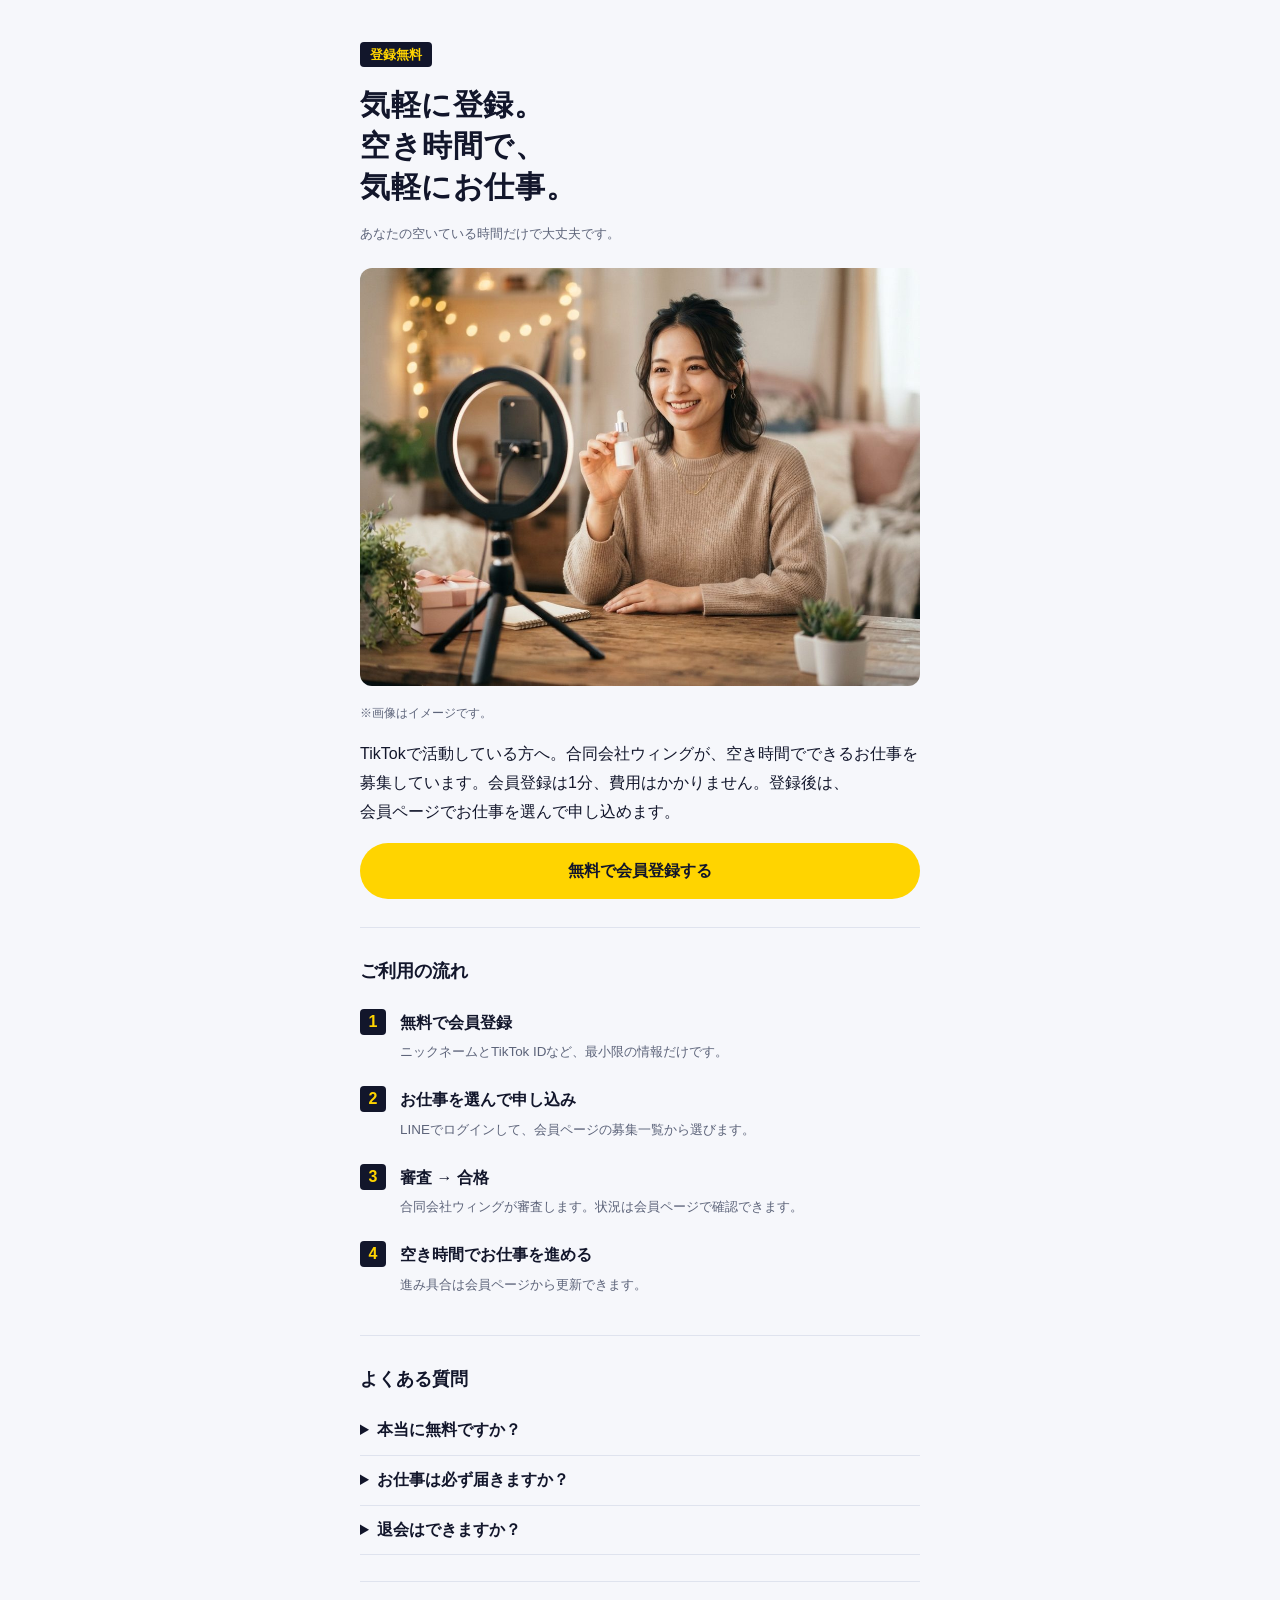
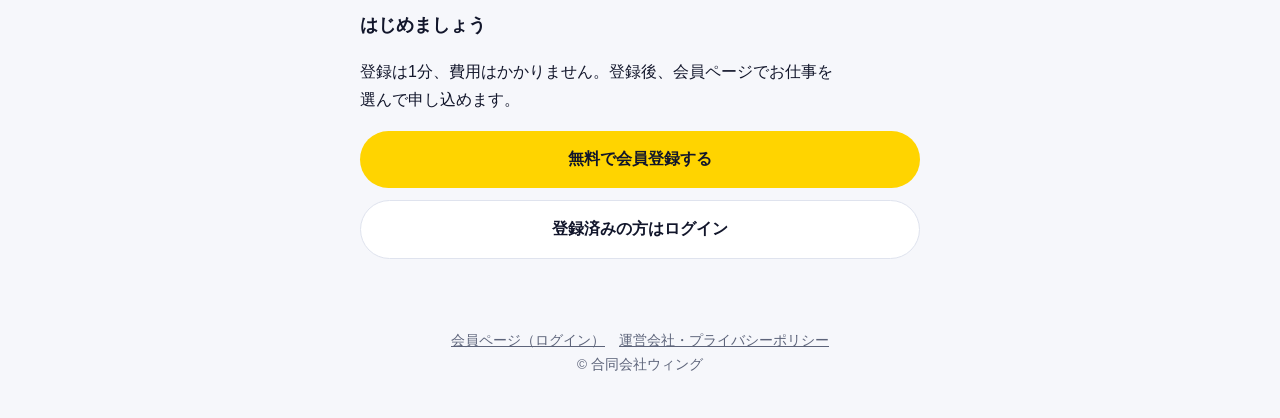
<file: index.html>
<!doctype html>
<html lang="ja"><head><meta charset="utf-8"><meta name="viewport" content="width=device-width,initial-scale=1">
<title>空き時間で気軽にお仕事｜登録無料｜合同会社ウィング</title>
<meta name="description" content="TikTokで活動する方向けの無料登録。空き時間でできるお仕事を募集しています。">
<link rel="stylesheet" href="style.css"></head><body>
<div class="w">
<section class="hero"><span class="tag">登録無料</span>
<h1>気軽に登録。<br>空き時間で、<br>気軽にお仕事。</h1>
<p class="mut">あなたの空いている時間だけで大丈夫です。</p>
<img src="hero.jpg" width="1100" height="821" alt="リングライトにスマホをセットして、商品紹介の動画を撮影する女性（イメージ）" style="width:100%;height:auto;border-radius:12px;margin:8px 0 14px">
<p class="mut" style="margin:-8px 0 14px;font-size:.78rem">※画像はイメージです。</p>
<p>TikTokで活動している方へ。合同会社ウィングが、空き時間でできるお仕事を募集しています。会員登録は1分、費用はかかりません。登録後は、会員ページでお仕事を選んで申し込めます。</p>
<a class="btn" href="register.html">無料で会員登録する</a></section>

<section><h2>ご利用の流れ</h2><ol class="steps">
<li><b>1</b><div><strong>無料で会員登録</strong><br><small>ニックネームとTikTok IDなど、最小限の情報だけです。</small></div></li>
<li><b>2</b><div><strong>お仕事を選んで申し込み</strong><br><small>LINEでログインして、会員ページの募集一覧から選びます。</small></div></li>
<li><b>3</b><div><strong>審査 → 合格</strong><br><small>合同会社ウィングが審査します。状況は会員ページで確認できます。</small></div></li>
<li><b>4</b><div><strong>空き時間でお仕事を進める</strong><br><small>進み具合は会員ページから更新できます。</small></div></li></ol></section>

<section><h2>よくある質問</h2>
<details><summary>本当に無料ですか？</summary><p>登録・利用に費用はかかりません。</p></details>
<details><summary>お仕事は必ず届きますか？</summary><p>案件があるときのみご連絡します。件数や収入のお約束はできません。</p></details>
<details><summary>退会はできますか？</summary><p>LINEでご連絡いただければ、登録情報を削除します。</p></details></section>

<section id="form"><h2>はじめましょう</h2><p>登録は1分、費用はかかりません。登録後、会員ページでお仕事を選んで申し込めます。</p><a class="btn" href="register.html">無料で会員登録する</a><p style="margin-top:12px"><a class="btn sub" href="member.html">登録済みの方はログイン</a></p></section>
<footer><a href="member.html">会員ページ（ログイン）</a>　<a href="legal.html">運営会社・プライバシーポリシー</a><br>© 合同会社ウィング</footer></div>

</body></html>
</file>
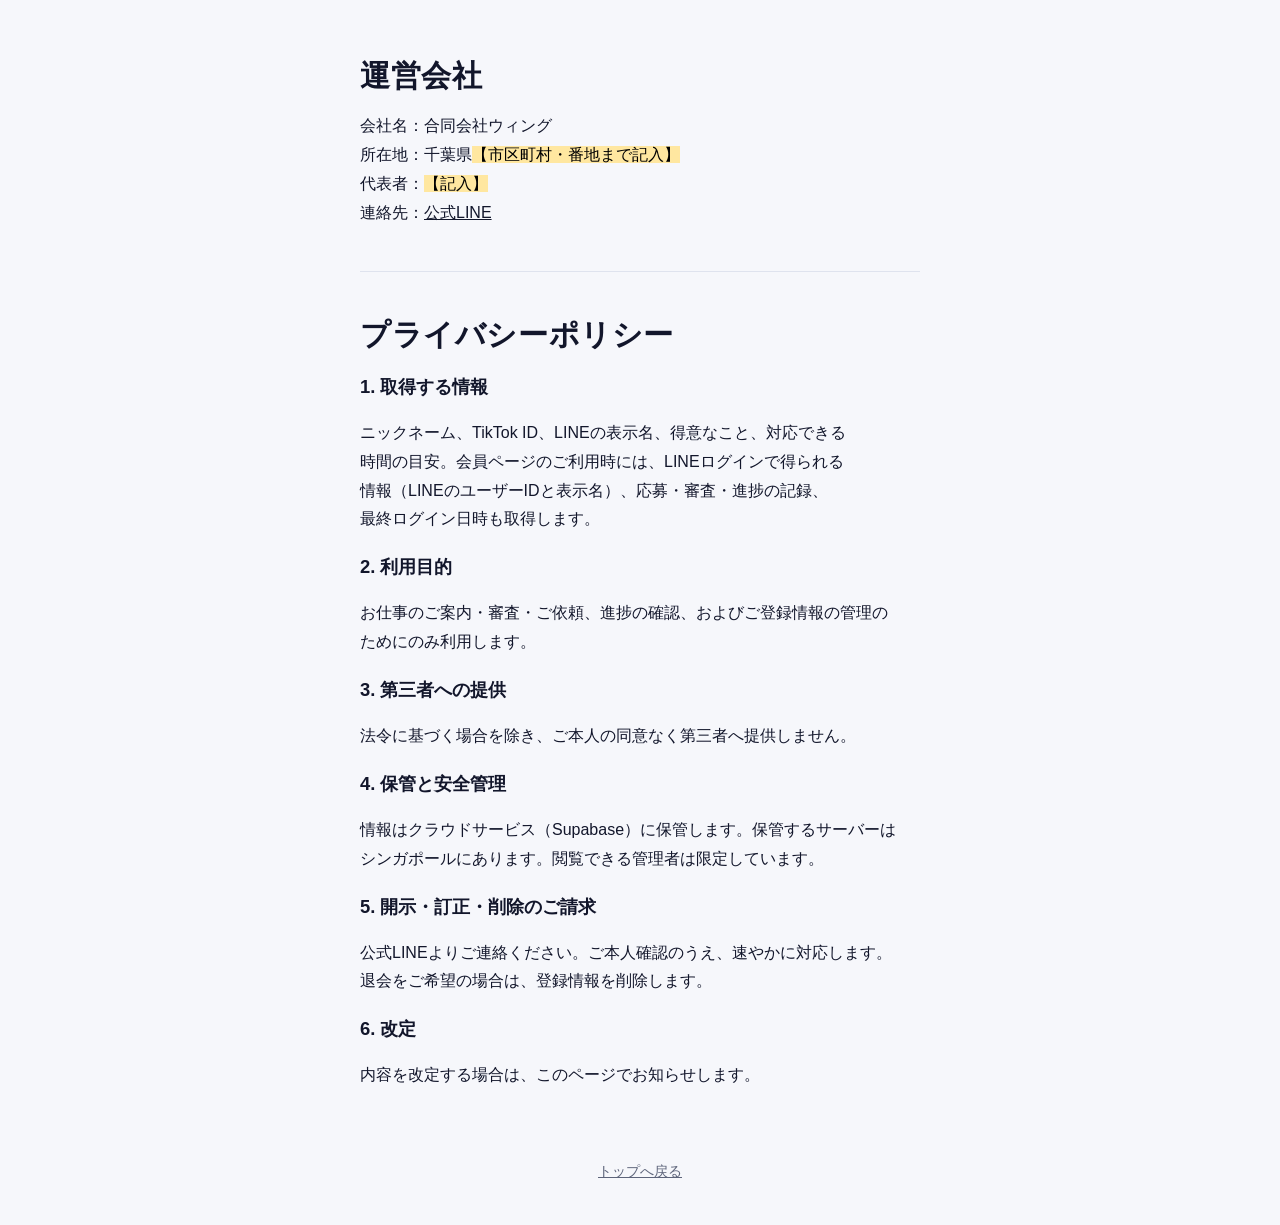
<file: legal.html>
<!doctype html>
<html lang="ja"><head><meta charset="utf-8"><meta name="viewport" content="width=device-width,initial-scale=1">
<title>運営会社・プライバシーポリシー｜合同会社ウィング</title>
<link rel="stylesheet" href="style.css">
<style>mark{background:#ffe7a0}</style></head><body>
<div class="w">
<section class="hero" id="company"><h1>運営会社</h1>
<p>会社名：合同会社ウィング<br>所在地：千葉県<mark>【市区町村・番地まで記入】</mark><br>代表者：<mark>【記入】</mark><br>連絡先：<a href="https://lin.ee/Ts2aWE6">公式LINE</a></p></section>

<section id="privacy"><h1>プライバシーポリシー</h1>
<h2>1. 取得する情報</h2>
<p>ニックネーム、TikTok ID、LINEの表示名、得意なこと、対応できる時間の目安。会員ページのご利用時には、LINEログインで得られる情報（LINEのユーザーIDと表示名）、応募・審査・進捗の記録、最終ログイン日時も取得します。</p>
<h2>2. 利用目的</h2>
<p>お仕事のご案内・審査・ご依頼、進捗の確認、およびご登録情報の管理のためにのみ利用します。</p>
<h2>3. 第三者への提供</h2>
<p>法令に基づく場合を除き、ご本人の同意なく第三者へ提供しません。</p>
<h2>4. 保管と安全管理</h2>
<p>情報はクラウドサービス（Supabase）に保管します。保管するサーバーはシンガポールにあります。閲覧できる管理者は限定しています。</p>
<h2>5. 開示・訂正・削除のご請求</h2>
<p>公式LINEよりご連絡ください。ご本人確認のうえ、速やかに対応します。退会をご希望の場合は、登録情報を削除します。</p>
<h2>6. 改定</h2>
<p>内容を改定する場合は、このページでお知らせします。</p></section>
<footer><a href="index.html">トップへ戻る</a></footer></div></body></html>
</file>
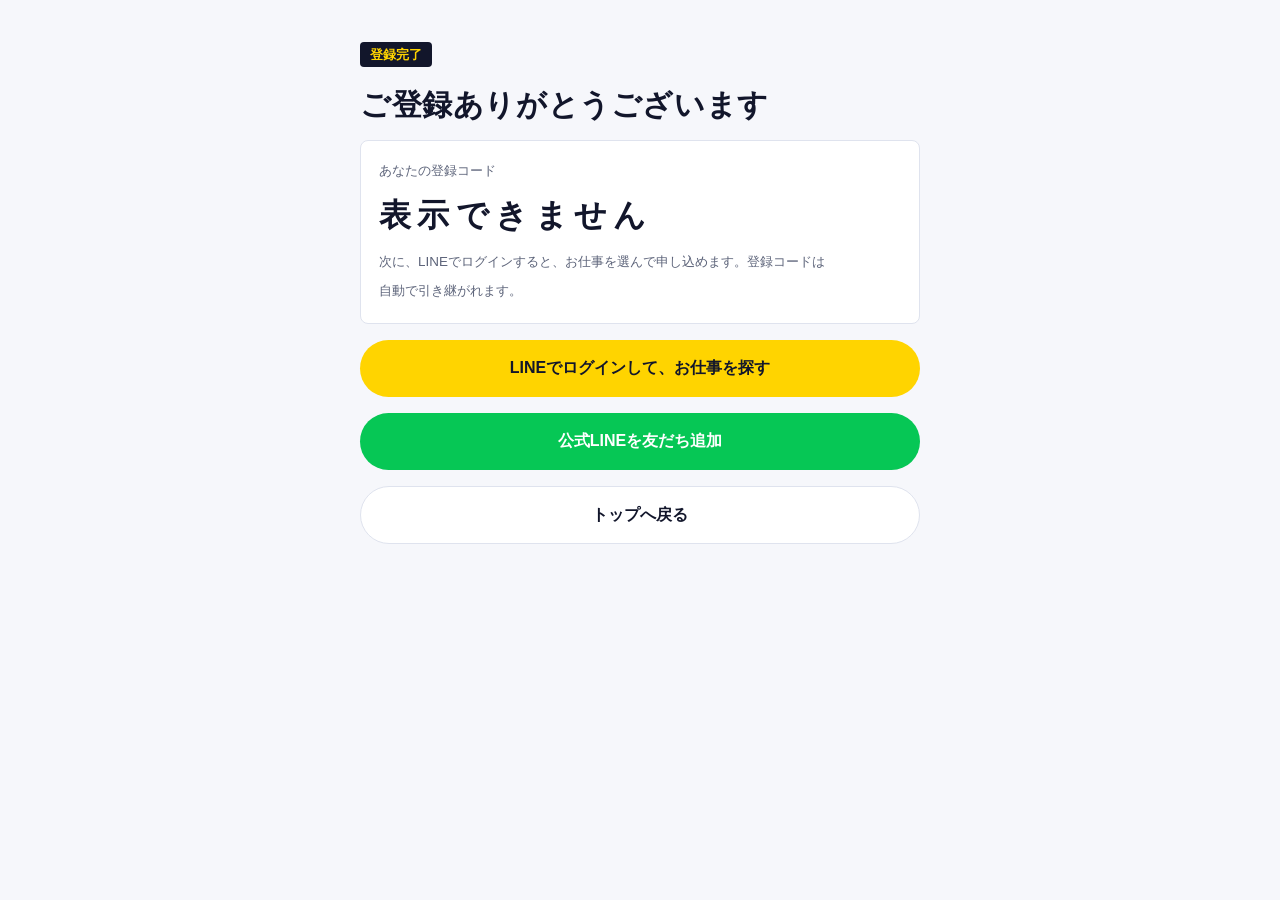
<file: thanks.html>
<!doctype html>
<html lang="ja"><head><meta charset="utf-8"><meta name="viewport" content="width=device-width,initial-scale=1">
<meta name="robots" content="noindex">
<title>登録完了｜合同会社ウィング</title>
<link rel="stylesheet" href="style.css"></head><body>
<div class="w"><section class="hero"><span class="tag">登録完了</span>
<h1>ご登録ありがとうございます</h1>
<div class="panel"><p class="mut" style="margin:0">あなたの登録コード</p>
<p id="c" style="font-size:2rem;font-weight:700;letter-spacing:.2em;margin:.1em 0">------</p>
<small>次に、LINEでログインすると、お仕事を選んで申し込めます。登録コードは自動で引き継がれます。</small></div>
<p style="margin-top:16px"><a class="btn" href="member.html">LINEでログインして、お仕事を探す</a></p>
<p><a class="btn line" href="https://lin.ee/Ts2aWE6">公式LINEを友だち追加</a></p>
<p><a class="btn sub" href="index.html">トップへ戻る</a></p></section></div>
<script>document.getElementById('c').textContent=sessionStorage.getItem('code')||'表示できません'</script>
</body></html>
</file>
<file: style.css>
:root{--ink:#12162b;--mut:#5d647a;--bg:#f6f7fb;--ac:#ffd400;--line:#dfe3ee;--err:#c0213f}
*{box-sizing:border-box}
body{word-break:auto-phrase;text-wrap:pretty;margin:0;font:16px/1.8 "Hiragino Kaku Gothic ProN","Yu Gothic","Noto Sans JP",sans-serif;color:var(--ink);background:var(--bg)}
.w{max-width:600px;margin:0 auto;padding:0 20px}
h1{font-size:1.9rem;line-height:1.35;margin:.5em 0;letter-spacing:.02em}
h2{font-size:1.15rem;margin:0 0 .6em}
section{padding:26px 0;border-top:1px solid var(--line)}
.hero{border:0;padding:40px 0 28px}
.tag{display:inline-block;background:var(--ink);color:var(--ac);border-radius:4px;padding:1px 10px;font-size:.8rem;font-weight:700}
.slots{display:grid;grid-template-columns:repeat(12,1fr);gap:4px;margin:20px 0 6px}
.slots i{height:22px;border-radius:3px;background:#e3e6f1}
.slots i.on{background:var(--ac)}
.btn{display:block;width:100%;text-align:center;border:0;border-radius:99px;padding:14px;font:inherit;font-weight:700;color:var(--ink);background:var(--ac);text-decoration:none;cursor:pointer}
.btn.line{background:#06c755;color:#fff}
.btn.sub{background:#fff;color:var(--ink);border:1px solid var(--line)}
.btn:focus-visible,input:focus-visible,select:focus-visible,textarea:focus-visible,summary:focus-visible{outline:3px solid var(--ink);outline-offset:2px}
.steps{list-style:none;padding:0;margin:0}
.steps li{display:flex;gap:14px;padding:10px 0}
.steps b{flex:none;width:26px;height:26px;border-radius:4px;background:var(--ink);color:var(--ac);text-align:center;line-height:26px}
details{border-bottom:1px solid var(--line);padding:10px 0}
summary{cursor:pointer;font-weight:700}
.panel{background:#fff;border:1px solid var(--line);border-radius:8px;padding:18px}
label{display:block;font-weight:700;font-size:.92rem;margin:14px 0 0}
label input,label select,label textarea{margin-top:4px;font-weight:400}
input,select,textarea{width:100%;padding:11px 12px;border:1px solid var(--line);border-radius:6px;font:inherit;background:#fff;color:var(--ink)}
small,.mut{color:var(--mut);font-size:.84rem}
.err{color:var(--err);font-weight:700}
footer{padding:28px 0 40px;text-align:center;color:var(--mut);font-size:.85rem}
a{color:inherit}
</file>
